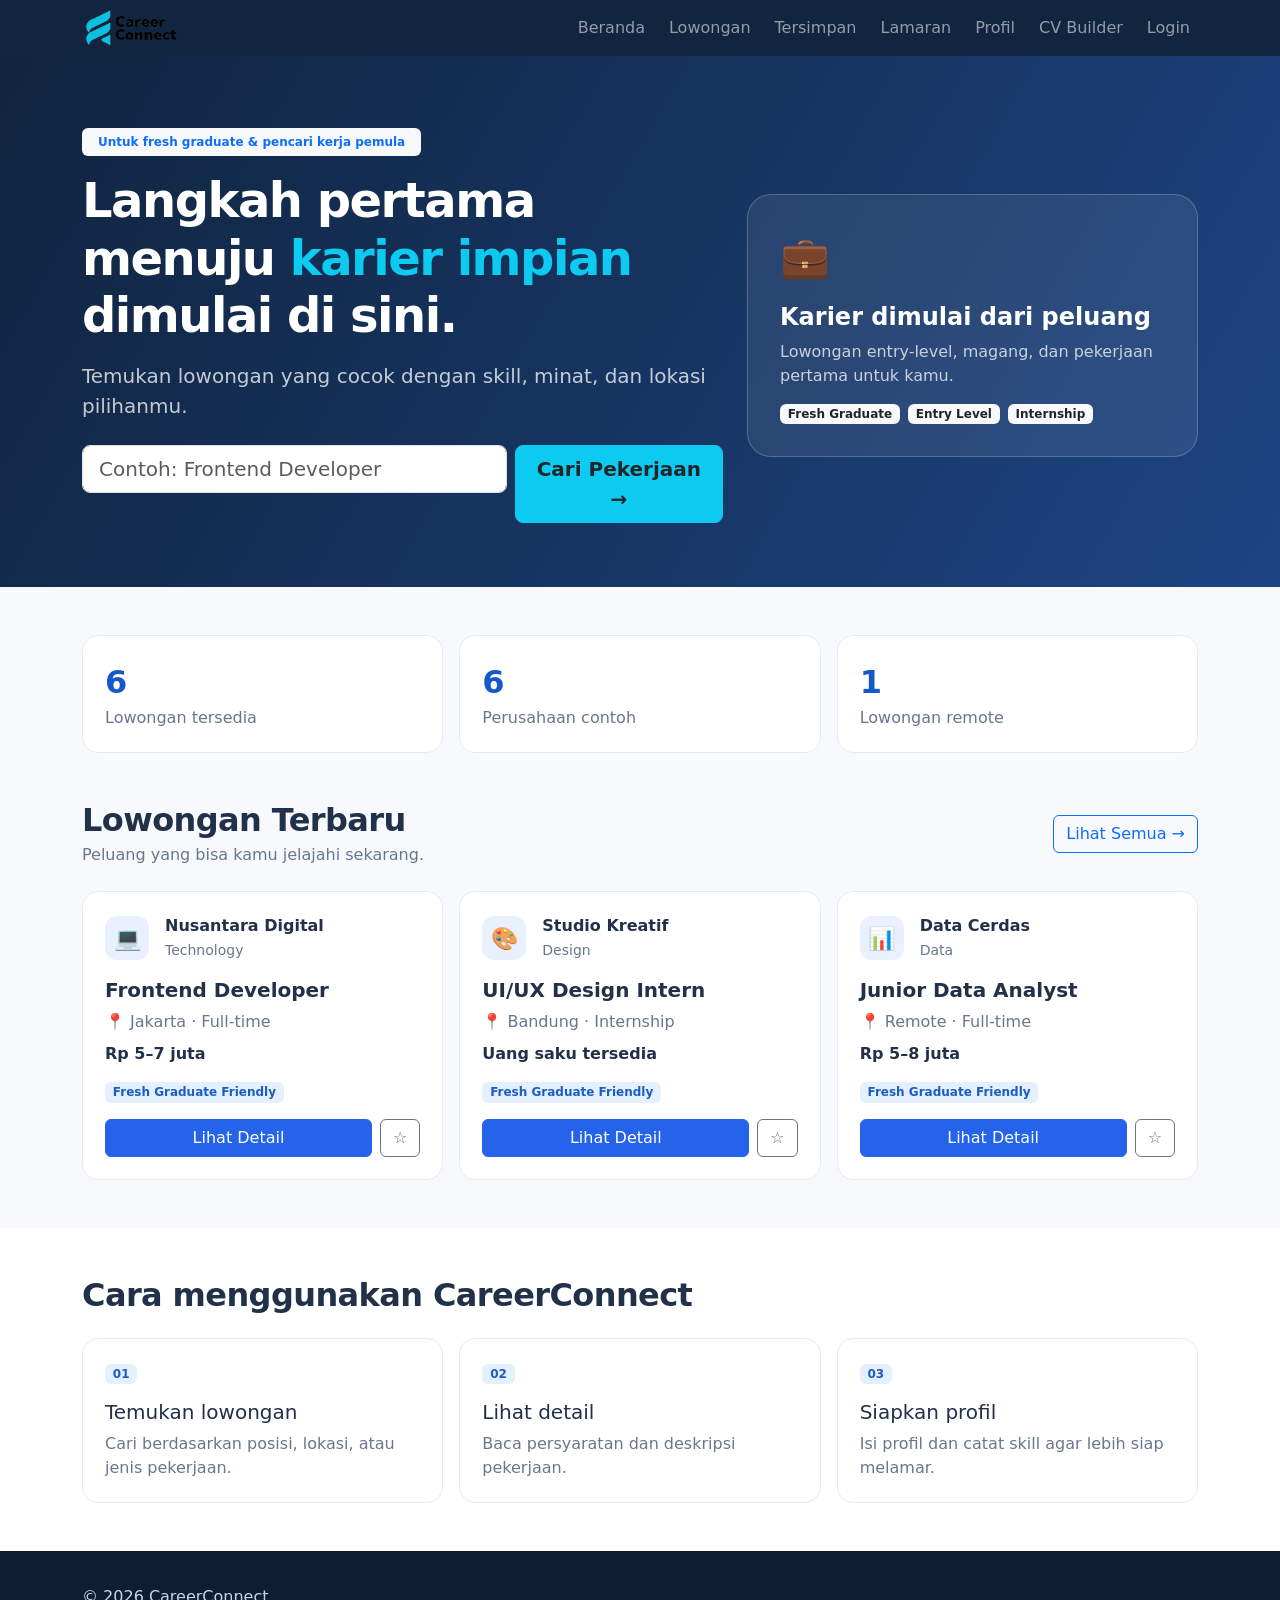
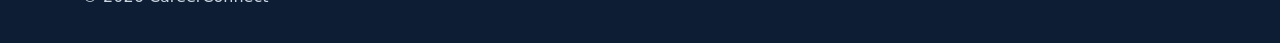
<file: index.html>
<!doctype html>
<html lang="id">
  <head>
    <meta charset="utf-8" />
    <meta name="viewport" content="width=device-width,initial-scale=1" />
    <title>CareerConnect — Temukan Karier Pertamamu</title>
    <meta
      name="description"
      content="CareerConnect membantu fresh graduate mencari pekerjaan sesuai keahlian dan minat."
    />
    <link
      href="https://cdn.jsdelivr.net/npm/bootstrap@5.3.3/dist/css/bootstrap.min.css"
      rel="stylesheet"
    />
    <link href="style.css" rel="stylesheet" />
  </head>
  <body data-page="home">
    <nav class="navbar navbar-expand-lg navbar-dark bg-navy sticky-top">
      <div class="container">
        <a href="index.html" class="logo">
          <img src="assets/images/logo.png" alt="CareerConnect" /> </a
        ><button
          class="navbar-toggler"
          type="button"
          data-bs-toggle="collapse"
          data-bs-target="#mainNav"
          aria-label="Buka menu"
        >
          <span class="navbar-toggler-icon"></span>
        </button>
        <div class="collapse navbar-collapse" id="mainNav">
          <ul class="navbar-nav ms-auto gap-lg-2">
            <li class="nav-item">
              <a class="nav-link" href="index.html">Beranda</a>
            </li>
            <li class="nav-item">
              <a class="nav-link" href="jobs.html">Lowongan</a>
            </li>
            <li class="nav-item">
              <a class="nav-link" href="saved-jobs.html">Tersimpan</a>
            </li>
            <li class="nav-item">
              <a class="nav-link" href="applications.html">Lamaran</a>
            </li>
            <li class="nav-item">
              <a class="nav-link" href="profile.html">Profil</a>
            </li>
            <li class="nav-item">
              <a class="nav-link" href="cv-builder.html">CV Builder</a>
            </li>
            <li class="nav-item">
              <a class="nav-link" href="login.html">Login</a>
            </li>
          </ul>
        </div>
      </div>
    </nav>
    <header class="hero">
      <div class="container">
        <div class="row align-items-center g-4">
          <div class="col-lg-7">
            <span class="badge bg-light text-primary mb-3 px-3 py-2"
              >Untuk fresh graduate & pencari kerja pemula</span
            >
            <h1 class="display-5 mb-3">
              Langkah pertama menuju
              <span class="text-info">karier impian</span> dimulai di sini.
            </h1>
            <p class="lead opacity-75 mb-4">
              Temukan lowongan yang cocok dengan skill, minat, dan lokasi
              pilihanmu.
            </p>
            <form id="heroSearch" class="row g-2">
              <div class="col-sm-8">
                <label class="visually-hidden" for="homeQuery"
                  >Cari pekerjaan</label
                ><input
                  class="form-control form-control-lg"
                  id="homeQuery"
                  placeholder="Contoh: Frontend Developer"
                  required
                />
              </div>
              <div class="col-sm-4 d-grid">
                <button
                  class="btn btn-info btn-lg text-dark fw-semibold"
                  type="submit"
                >
                  Cari Pekerjaan →
                </button>
              </div>
            </form>
          </div>
          <div class="col-lg-5">
            <div class="hero-blob">
              <div class="fs-1 mb-3" aria-hidden="true">💼</div>
              <h2 class="h4 fw-bold">Karier dimulai dari peluang</h2>
              <p class="mb-3 opacity-75">
                Lowongan entry-level, magang, dan pekerjaan pertama untuk kamu.
              </p>
              <div class="d-flex gap-2 flex-wrap">
                <span class="badge bg-light text-dark">Fresh Graduate</span
                ><span class="badge bg-light text-dark">Entry Level</span
                ><span class="badge bg-light text-dark">Internship</span>
              </div>
            </div>
          </div>
        </div>
      </div>
    </header>
    <main>
      <section class="container py-5">
        <div class="row g-3 mb-5">
          <div class="col-sm-4">
            <div class="stat-card">
              <div class="stat-number" id="statJobs">0</div>
              <div class="text-muted-custom">Lowongan tersedia</div>
            </div>
          </div>
          <div class="col-sm-4">
            <div class="stat-card">
              <div class="stat-number" id="statCompanies">0</div>
              <div class="text-muted-custom">Perusahaan contoh</div>
            </div>
          </div>
          <div class="col-sm-4">
            <div class="stat-card">
              <div class="stat-number" id="statRemote">0</div>
              <div class="text-muted-custom">Lowongan remote</div>
            </div>
          </div>
        </div>
        <div
          class="d-flex justify-content-between align-items-center flex-wrap gap-2 mb-4"
        >
          <div>
            <h2 class="section-title mb-1">Lowongan Terbaru</h2>
            <p class="text-muted-custom mb-0">
              Peluang yang bisa kamu jelajahi sekarang.
            </p>
          </div>
          <a href="jobs.html" class="btn btn-outline-primary">Lihat Semua →</a>
        </div>
        <div id="featuredJobs" class="row g-3" aria-live="polite"></div>
      </section>
      <section class="bg-white py-5">
        <div class="container">
          <h2 class="section-title mb-4">Cara menggunakan CareerConnect</h2>
          <div class="row g-3">
            <div class="col-md-4">
              <div class="stat-card h-100">
                <span class="badge badge-soft mb-3">01</span>
                <h3 class="h5">Temukan lowongan</h3>
                <p class="mb-0 text-muted-custom">
                  Cari berdasarkan posisi, lokasi, atau jenis pekerjaan.
                </p>
              </div>
            </div>
            <div class="col-md-4">
              <div class="stat-card h-100">
                <span class="badge badge-soft mb-3">02</span>
                <h3 class="h5">Lihat detail</h3>
                <p class="mb-0 text-muted-custom">
                  Baca persyaratan dan deskripsi pekerjaan.
                </p>
              </div>
            </div>
            <div class="col-md-4">
              <div class="stat-card h-100">
                <span class="badge badge-soft mb-3">03</span>
                <h3 class="h5">Siapkan profil</h3>
                <p class="mb-0 text-muted-custom">
                  Isi profil dan catat skill agar lebih siap melamar.
                </p>
              </div>
            </div>
          </div>
        </div>
      </section>
    </main>
    <footer class="footer">
      <div class="container d-flex justify-content-between flex-wrap gap-2">
        <span>© 2026 CareerConnect</span>
      </div>
    </footer>
    <div id="toastNotice" class="alert alert-success" role="status"></div>
    <script src="https://code.jquery.com/jquery-3.7.1.min.js"></script>
    <script src="https://cdn.jsdelivr.net/npm/bootstrap@5.3.3/dist/js/bootstrap.bundle.min.js"></script>
    <script src="script.js"></script>
  </body>
</html>
</file>
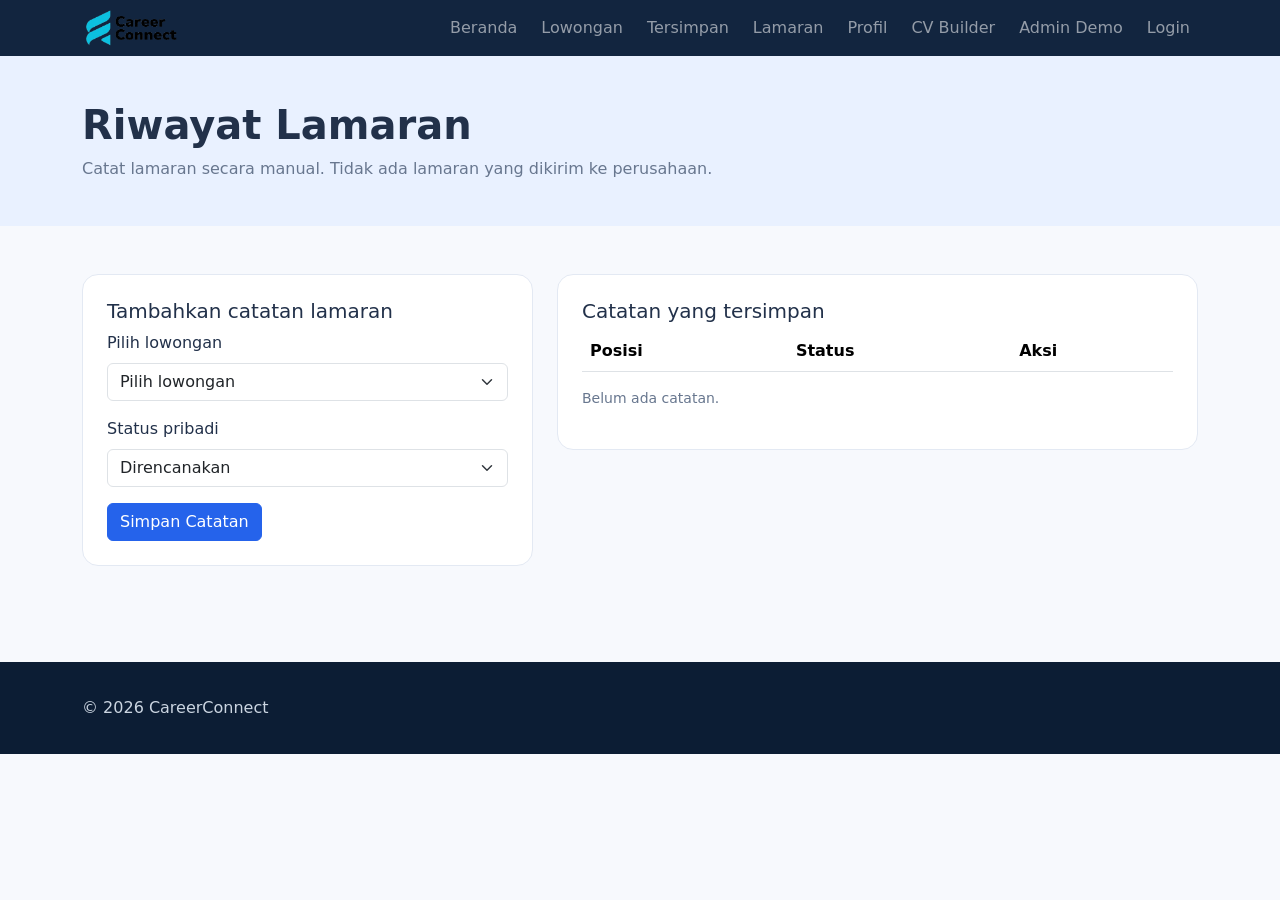
<file: applications.html>
<!doctype html>
<html lang="id">
  <head>
    <meta charset="utf-8" />
    <meta name="viewport" content="width=device-width,initial-scale=1" />
    <title>Lamaran Saya — CareerConnect</title>
    <link
      href="https://cdn.jsdelivr.net/npm/bootstrap@5.3.3/dist/css/bootstrap.min.css"
      rel="stylesheet"
    />
    <link href="style.css" rel="stylesheet" />
  </head>
  <body data-page="applications">
    <nav class="navbar navbar-expand-lg navbar-dark bg-navy sticky-top">
      <div class="container">
        <a href="index.html" class="logo">
          <img src="assets/images/logo.png" alt="CareerConnect" /> </a
        ><button
          class="navbar-toggler"
          type="button"
          data-bs-toggle="collapse"
          data-bs-target="#mainNav"
          aria-label="Buka menu"
        >
          <span class="navbar-toggler-icon"></span>
        </button>
        <div class="collapse navbar-collapse" id="mainNav">
          <ul class="navbar-nav ms-auto gap-lg-2">
            <li class="nav-item">
              <a class="nav-link" href="index.html">Beranda</a>
            </li>
            <li class="nav-item">
              <a class="nav-link" href="jobs.html">Lowongan</a>
            </li>
            <li class="nav-item">
              <a class="nav-link" href="saved-jobs.html">Tersimpan</a>
            </li>
            <li class="nav-item">
              <a class="nav-link" href="applications.html">Lamaran</a>
            </li>
            <li class="nav-item">
              <a class="nav-link" href="profile.html">Profil</a>
            </li>
            <li class="nav-item">
              <a class="nav-link" href="cv-builder.html">CV Builder</a>
            </li>
            <li class="nav-item">
              <a class="nav-link" href="admin.html">Admin Demo</a>
            </li>
            <li class="nav-item">
              <a class="nav-link" href="login.html">Login</a>
            </li>
          </ul>
        </div>
      </div>
    </nav>
    <header class="page-head">
      <div class="container">
        <h1 class="fw-bold">Riwayat Lamaran</h1>
        <p class="text-muted-custom mb-0">
          Catat lamaran secara manual. Tidak ada lamaran yang dikirim ke
          perusahaan.
        </p>
      </div>
    </header>
    <main class="container py-5">
      <div class="row g-4">
        <div class="col-lg-5">
          <section class="card-panel">
            <h2 class="h5">Tambahkan catatan lamaran</h2>
            <form id="applicationForm">
              <label class="form-label" for="applicationJob"
                >Pilih lowongan</label
              ><select
                class="form-select mb-3"
                id="applicationJob"
                required
              ></select
              ><label class="form-label" for="applicationStatus"
                >Status pribadi</label
              ><select class="form-select mb-3" id="applicationStatus">
                <option>Direncanakan</option>
                <option>Sudah melamar (manual)</option>
                <option>Interview (manual)</option>
                <option>Selesai</option></select
              ><button class="btn btn-primary">Simpan Catatan</button>
            </form>
          </section>
        </div>
        <div class="col-lg-7">
          <section class="card-panel">
            <h2 class="h5">Catatan yang tersimpan</h2>
            <div class="table-responsive">
              <table class="table align-middle">
                <thead>
                  <tr>
                    <th>Posisi</th>
                    <th>Status</th>
                    <th>Aksi</th>
                  </tr>
                </thead>
                <tbody id="applicationRows"></tbody>
              </table>
            </div>
            <p id="applicationEmpty" class="text-muted-custom small">
              Belum ada catatan.
            </p>
          </section>
        </div>
      </div>
    </main>
    <footer class="footer mt-5">
      <div class="container d-flex justify-content-between flex-wrap gap-2">
        <span>© 2026 CareerConnect
      </div>
    </footer>
    <div id="toastNotice" class="alert alert-success" role="status"></div>
    <script src="https://code.jquery.com/jquery-3.7.1.min.js"></script>
    <script src="https://cdn.jsdelivr.net/npm/bootstrap@5.3.3/dist/js/bootstrap.bundle.min.js"></script>
    <script src="script.js"></script>
  </body>
</html>
</file>
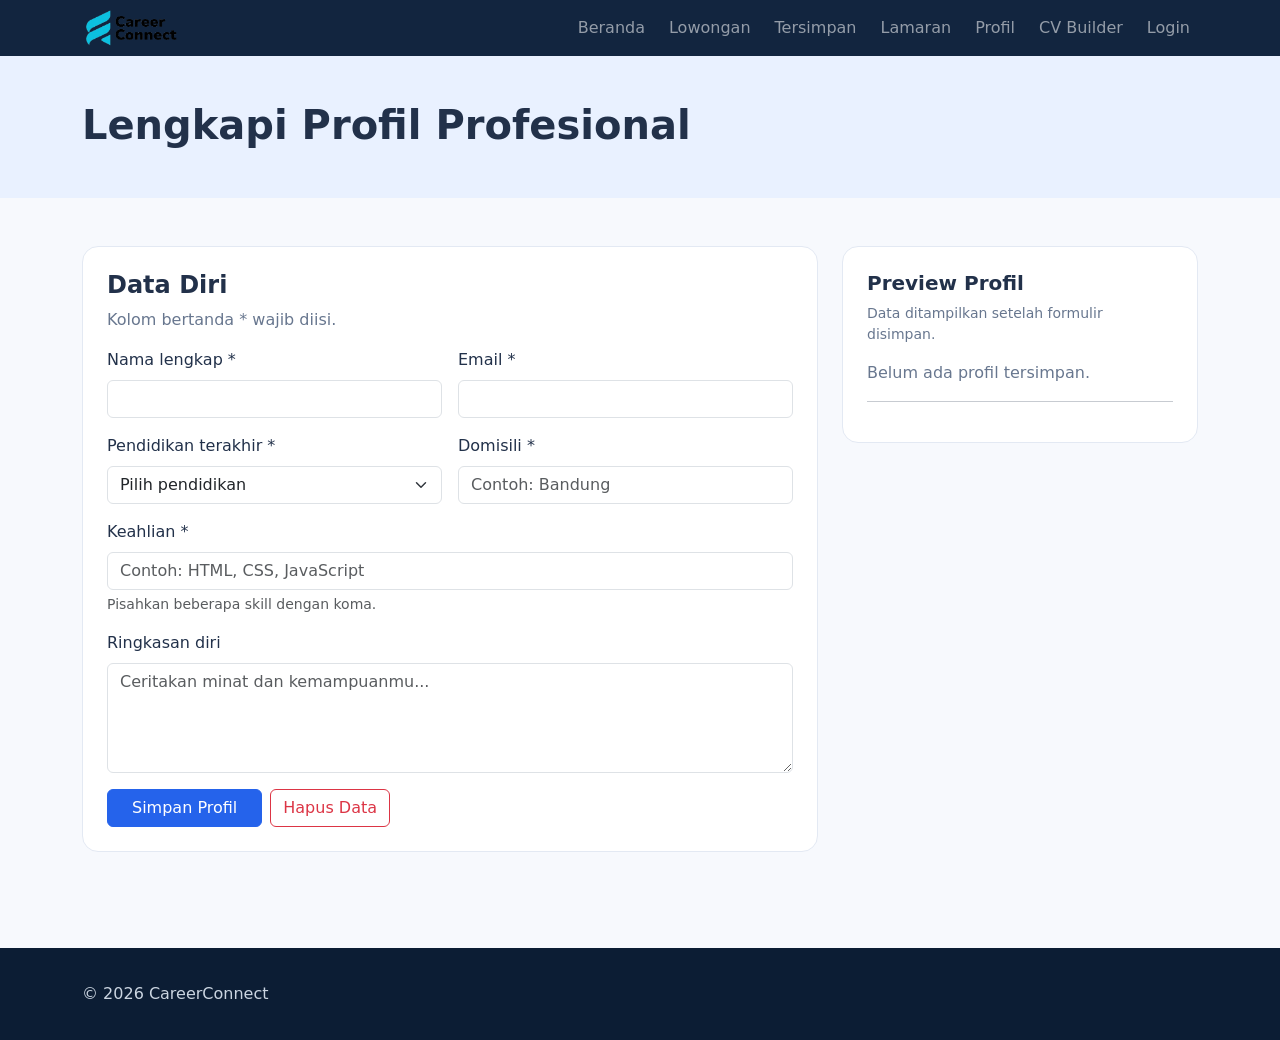
<file: form.html>
<!doctype html>
<html lang="id">
  <head>
    <meta charset="utf-8" />
    <meta name="viewport" content="width=device-width,initial-scale=1" />
    <title>Profil Saya — CareerConnect</title>
    <link
      href="https://cdn.jsdelivr.net/npm/bootstrap@5.3.3/dist/css/bootstrap.min.css"
      rel="stylesheet"
    />
    <link href="style.css" rel="stylesheet" />
  </head>
  <body data-page="profile">
    <nav class="navbar navbar-expand-lg navbar-dark bg-navy sticky-top">
      <div class="container">
        <a href="index.html" class="logo">
          <img src="assets/images/logo.png" alt="CareerConnect" /> </a
        ><button
          class="navbar-toggler"
          type="button"
          data-bs-toggle="collapse"
          data-bs-target="#mainNav"
          aria-label="Buka menu"
        >
          <span class="navbar-toggler-icon"></span>
        </button>
        <div class="collapse navbar-collapse" id="mainNav">
          <ul class="navbar-nav ms-auto gap-lg-2">
            <li class="nav-item">
              <a class="nav-link" href="index.html">Beranda</a>
            </li>
            <li class="nav-item">
              <a class="nav-link" href="jobs.html">Lowongan</a>
            </li>
            <li class="nav-item">
              <a class="nav-link" href="saved-jobs.html">Tersimpan</a>
            </li>
            <li class="nav-item">
              <a class="nav-link" href="applications.html">Lamaran</a>
            </li>
            <li class="nav-item">
              <a class="nav-link" href="profile.html">Profil</a>
            </li>
            <li class="nav-item">
              <a class="nav-link" href="cv-builder.html">CV Builder</a>
            </li>
            <li class="nav-item">
              <a class="nav-link" href="login.html">Login</a>
            </li>
          </ul>
        </div>
      </div>
    </nav>
    <header class="page-head">
      <div class="container">
        <h1 class="fw-bold mb-1">Lengkapi Profil Profesional</h1>
      </div>
    </header>
    <main class="container py-5">
      <div class="row g-4">
        <div class="col-lg-8">
          <section class="card-panel">
            <h2 class="h4 fw-bold">Data Diri</h2>
            <p class="text-muted-custom">Kolom bertanda * wajib diisi.</p>
            <div
              id="formMessage"
              class="alert alert-danger d-none"
              role="alert"
            ></div>
            <form id="profileForm" novalidate>
              <div class="row g-3">
                <div class="col-md-6">
                  <label class="form-label" for="fullName">Nama lengkap *</label
                  ><input
                    id="fullName"
                    class="form-control"
                    maxlength="100"
                    required
                  />
                </div>
                <div class="col-md-6">
                  <label class="form-label" for="email">Email *</label
                  ><input
                    id="email"
                    type="email"
                    class="form-control"
                    maxlength="150"
                    required
                  />
                </div>
                <div class="col-md-6">
                  <label class="form-label" for="education"
                    >Pendidikan terakhir *</label
                  ><select id="education" class="form-select" required>
                    <option value="">Pilih pendidikan</option>
                    <option>SMA/SMK</option>
                    <option>D3</option>
                    <option>D4/S1</option>
                    <option>S2</option>
                  </select>
                </div>
                <div class="col-md-6">
                  <label class="form-label" for="city">Domisili *</label
                  ><input
                    id="city"
                    class="form-control"
                    maxlength="80"
                    placeholder="Contoh: Bandung"
                    required
                  />
                </div>
                <div class="col-12">
                  <label class="form-label" for="skills">Keahlian *</label
                  ><input
                    id="skills"
                    class="form-control"
                    maxlength="250"
                    placeholder="Contoh: HTML, CSS, JavaScript"
                    required
                  />
                  <div class="form-text">
                    Pisahkan beberapa skill dengan koma.
                  </div>
                </div>
                <div class="col-12">
                  <label class="form-label" for="summary">Ringkasan diri</label
                  ><textarea
                    id="summary"
                    class="form-control"
                    rows="4"
                    maxlength="800"
                    placeholder="Ceritakan minat dan kemampuanmu..."
                  ></textarea>
                </div>
                <div class="col-12 d-flex flex-wrap gap-2">
                  <button class="btn btn-primary px-4" type="submit">
                    Simpan Profil</button
                  ><button
                    id="clearProfile"
                    type="button"
                    class="btn btn-outline-danger"
                  >
                    Hapus Data
                  </button>
                </div>
              </div>
            </form>
          </section>
        </div>
        <div class="col-lg-4">
          <aside class="card-panel">
            <h2 class="h5 fw-bold">Preview Profil</h2>
            <p class="text-muted-custom small">
              Data ditampilkan setelah formulir disimpan.
            </p>
            <div id="profilePreview" aria-live="polite">
              <p class="text-muted-custom mb-0">Belum ada profil tersimpan.</p>
            </div>
            <hr />
          </aside>
        </div>
      </div>
    </main>
    <footer class="footer mt-5">
      <div class="container">© 2026 CareerConnect</div>
    </footer>
    <div id="toastNotice" class="alert alert-success" role="status"></div>
    <script src="https://code.jquery.com/jquery-3.7.1.min.js"></script>
    <script src="https://cdn.jsdelivr.net/npm/bootstrap@5.3.3/dist/js/bootstrap.bundle.min.js"></script>
    <script src="script.js"></script>
  </body>
</html>
</file>
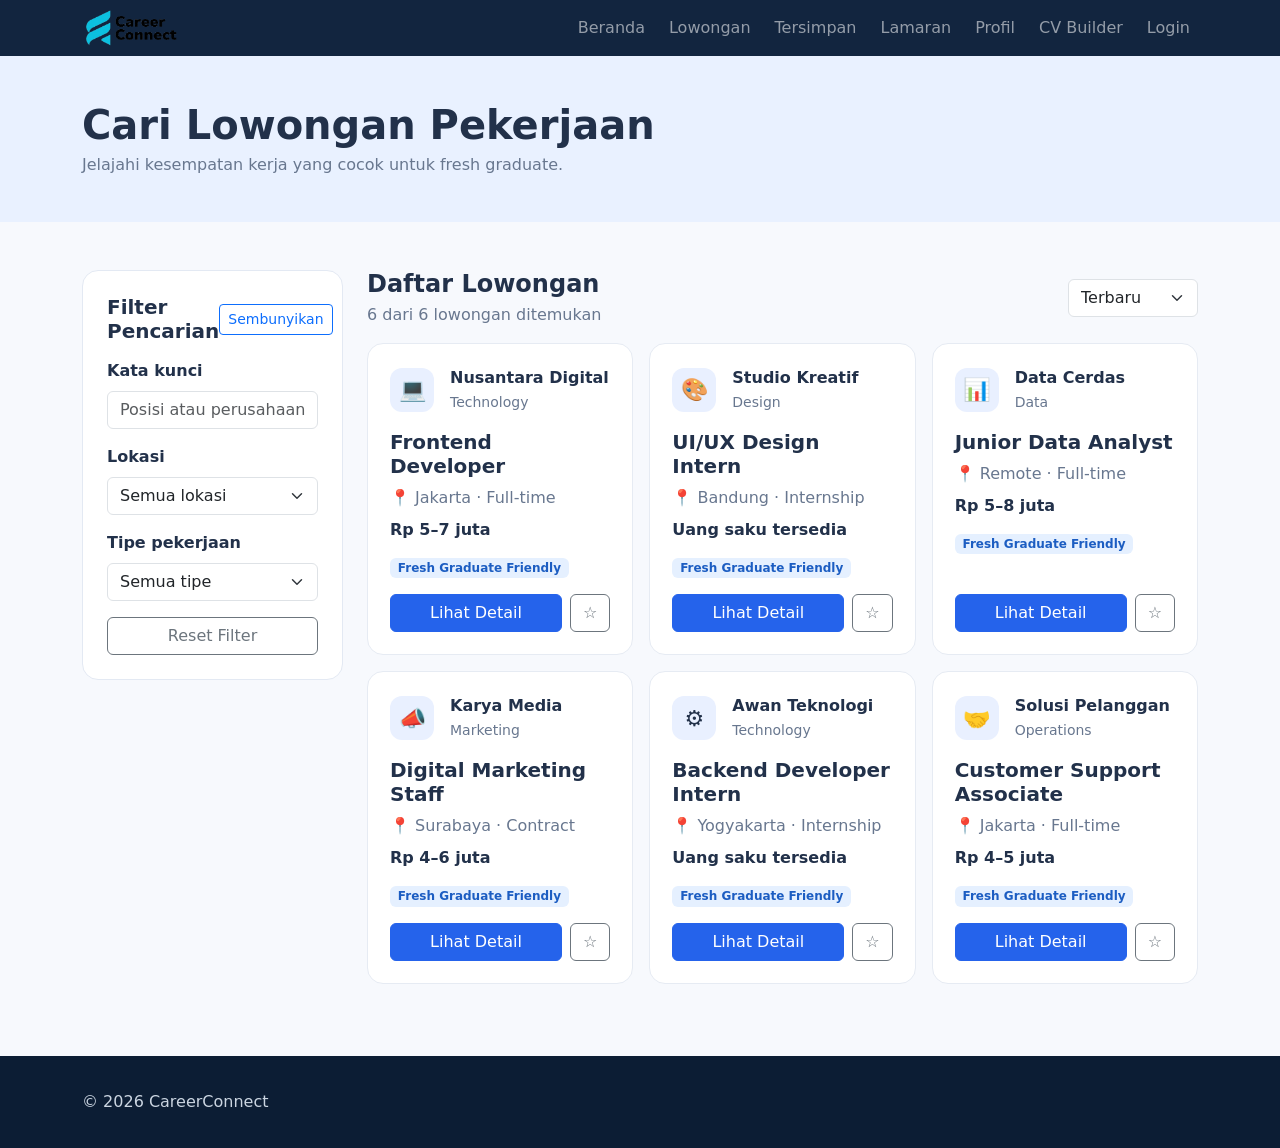
<file: jobs.html>
<!doctype html>
<html lang="id">
  <head>
    <meta charset="utf-8" />
    <meta name="viewport" content="width=device-width,initial-scale=1" />
    <title>Cari Lowongan — CareerConnect</title>
    <link
      href="https://cdn.jsdelivr.net/npm/bootstrap@5.3.3/dist/css/bootstrap.min.css"
      rel="stylesheet"
    />
    <link href="style.css" rel="stylesheet" />
  </head>
  <body data-page="jobs">
    <nav class="navbar navbar-expand-lg navbar-dark bg-navy sticky-top">
      <div class="container">
        <a href="index.html" class="logo">
          <img src="assets/images/logo.png" alt="CareerConnect" /> </a
        ><button
          class="navbar-toggler"
          type="button"
          data-bs-toggle="collapse"
          data-bs-target="#mainNav"
          aria-label="Buka menu"
        >
          <span class="navbar-toggler-icon"></span>
        </button>
        <div class="collapse navbar-collapse" id="mainNav">
          <ul class="navbar-nav ms-auto gap-lg-2">
            <li class="nav-item">
              <a class="nav-link" href="index.html">Beranda</a>
            </li>
            <li class="nav-item">
              <a class="nav-link" href="jobs.html">Lowongan</a>
            </li>
            <li class="nav-item">
              <a class="nav-link" href="saved-jobs.html">Tersimpan</a>
            </li>
            <li class="nav-item">
              <a class="nav-link" href="applications.html">Lamaran</a>
            </li>
            <li class="nav-item">
              <a class="nav-link" href="profile.html">Profil</a>
            </li>
            <li class="nav-item">
              <a class="nav-link" href="cv-builder.html">CV Builder</a>
            </li>
            <li class="nav-item">
              <a class="nav-link" href="login.html">Login</a>
            </li>
          </ul>
        </div>
      </div>
    </nav>
    <header class="page-head">
      <div class="container">
        <h1 class="fw-bold mb-1">Cari Lowongan Pekerjaan</h1>
        <p class="mb-0 text-muted-custom">
          Jelajahi kesempatan kerja yang cocok untuk fresh graduate.
        </p>
      </div>
    </header>
    <main class="container py-5">
      <div class="row g-4">
        <aside class="col-lg-3">
          <div class="card-panel">
            <div class="d-flex align-items-center justify-content-between">
              <h2 class="h5 fw-bold mb-0">Filter Pencarian</h2>
              <button
                type="button"
                class="btn btn-sm btn-outline-primary"
                id="toggleFilters"
                aria-controls="filterBox"
                aria-expanded="true"
              >
                Sembunyikan
              </button>
            </div>
            <div id="filterBox" class="mt-3">
              <label class="form-label fw-semibold" for="jobKeyword"
                >Kata kunci</label
              ><input
                id="jobKeyword"
                class="form-control mb-3"
                placeholder="Posisi atau perusahaan"
              /><label class="form-label fw-semibold" for="locationFilter"
                >Lokasi</label
              ><select id="locationFilter" class="form-select mb-3">
                <option value="">Semua lokasi</option>
                <option>Jakarta</option>
                <option>Bandung</option>
                <option>Surabaya</option>
                <option>Yogyakarta</option>
                <option>Remote</option></select
              ><label class="form-label fw-semibold" for="typeFilter"
                >Tipe pekerjaan</label
              ><select id="typeFilter" class="form-select mb-3">
                <option value="">Semua tipe</option>
                <option>Full-time</option>
                <option>Internship</option>
                <option>Contract</option></select
              ><button
                type="button"
                id="resetFilters"
                class="btn btn-outline-secondary w-100"
              >
                Reset Filter
              </button>
            </div>
          </div>
        </aside>
        <section class="col-lg-9">
          <div
            class="d-flex justify-content-between flex-wrap align-items-center gap-2 mb-3"
          >
            <div>
              <h2 class="h4 fw-bold mb-1">Daftar Lowongan</h2>
              <p
                id="resultCount"
                class="text-muted-custom mb-0"
                aria-live="polite"
              >
                Memuat data...
              </p>
            </div>
            <div>
              <label class="visually-hidden" for="sortJobs"
                >Urutkan lowongan</label
              ><select id="sortJobs" class="form-select">
                <option value="newest">Terbaru</option>
                <option value="az">Posisi A–Z</option>
              </select>
            </div>
          </div>
          <div class="row g-3" id="jobList" aria-live="polite"></div>
          <div id="emptyJobs" class="empty-state mt-3 d-none">
            <h3 class="h5">Tidak ditemukan lowongan</h3>
            <p class="text-muted-custom mb-0">
              Coba ganti kata kunci atau reset filter.
            </p>
          </div>
        </section>
      </div>
    </main>
    <footer class="footer mt-4">
      <div class="container">© 2026 CareerConnect</div>
    </footer>
    <div id="toastNotice" class="alert alert-success" role="status"></div>
    <script src="https://code.jquery.com/jquery-3.7.1.min.js"></script>
    <script src="https://cdn.jsdelivr.net/npm/bootstrap@5.3.3/dist/js/bootstrap.bundle.min.js"></script>
    <script src="script.js"></script>
  </body>
</html>
</file>
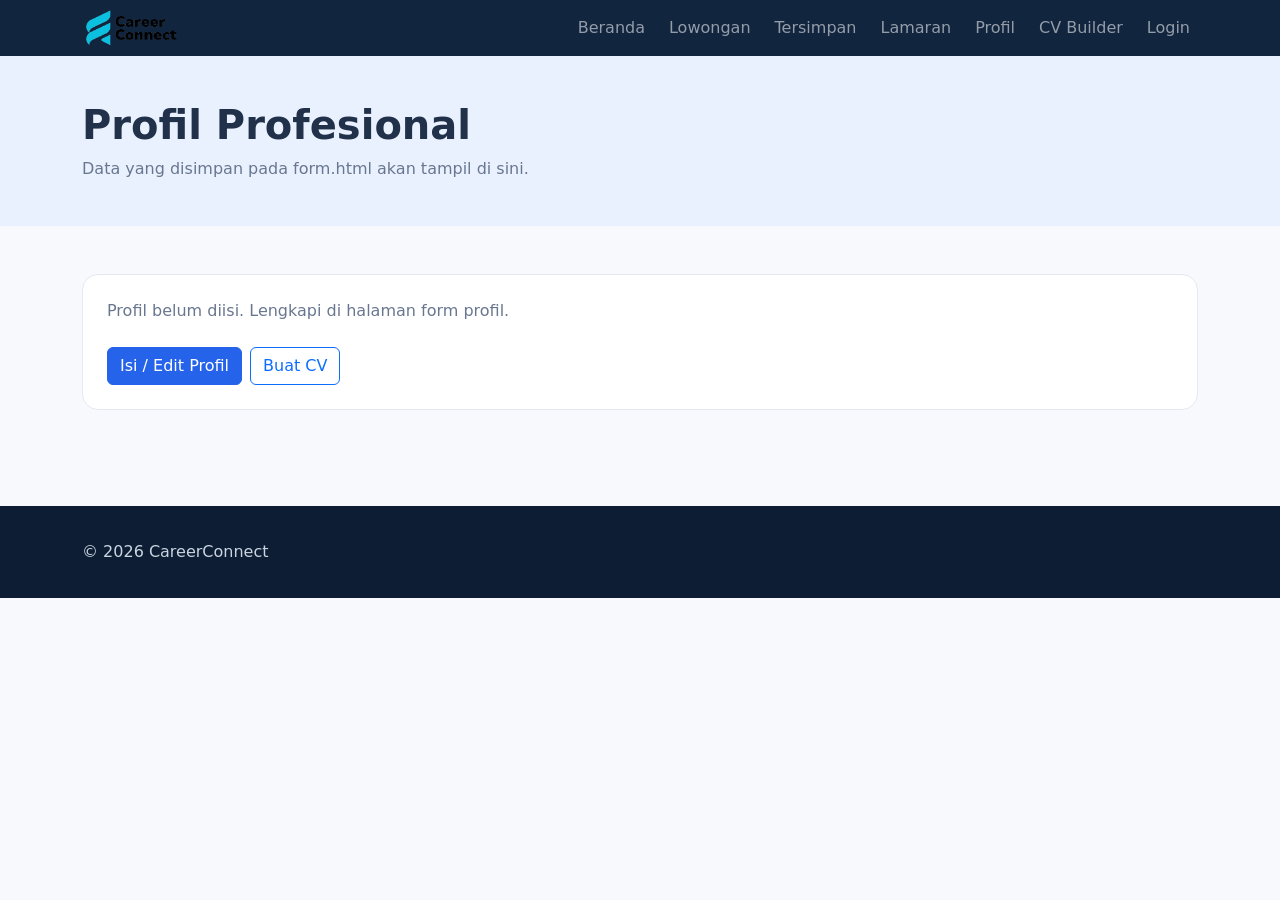
<file: profile.html>
<!doctype html>
<html lang="id">
  <head>
    <meta charset="utf-8" />
    <meta name="viewport" content="width=device-width,initial-scale=1" />
    <title>Profil Saya — CareerConnect</title>
    <link
      href="https://cdn.jsdelivr.net/npm/bootstrap@5.3.3/dist/css/bootstrap.min.css"
      rel="stylesheet"
    />
    <link href="style.css" rel="stylesheet" />
  </head>
  <body data-page="profile-view">
    <nav class="navbar navbar-expand-lg navbar-dark bg-navy sticky-top">
      <div class="container">
        <a href="index.html" class="logo">
          <img src="assets/images/logo.png" alt="CareerConnect" /> </a
        ><button
          class="navbar-toggler"
          type="button"
          data-bs-toggle="collapse"
          data-bs-target="#mainNav"
          aria-label="Buka menu"
        >
          <span class="navbar-toggler-icon"></span>
        </button>
        <div class="collapse navbar-collapse" id="mainNav">
          <ul class="navbar-nav ms-auto gap-lg-2">
            <li class="nav-item">
              <a class="nav-link" href="index.html">Beranda</a>
            </li>
            <li class="nav-item">
              <a class="nav-link" href="jobs.html">Lowongan</a>
            </li>
            <li class="nav-item">
              <a class="nav-link" href="saved-jobs.html">Tersimpan</a>
            </li>
            <li class="nav-item">
              <a class="nav-link" href="applications.html">Lamaran</a>
            </li>
            <li class="nav-item">
              <a class="nav-link" href="profile.html">Profil</a>
            </li>
            <li class="nav-item">
              <a class="nav-link" href="cv-builder.html">CV Builder</a>
            </li>
            <li class="nav-item">
              <a class="nav-link" href="login.html">Login</a>
            </li>
          </ul>
        </div>
      </div>
    </nav>
    <header class="page-head">
      <div class="container">
        <h1 class="fw-bold">Profil Profesional</h1>
        <p class="text-muted-custom mb-0">
          Data yang disimpan pada form.html akan tampil di sini.
        </p>
      </div>
    </header>
    <main class="container py-5">
      <section class="card-panel">
        <div id="fullProfile" aria-live="polite"></div>
        <div class="d-flex flex-wrap gap-2 mt-4">
          <a class="btn btn-primary" href="form.html">Isi / Edit Profil</a
          ><a class="btn btn-outline-primary" href="cv-builder.html">Buat CV</a>
        </div>
      </section>
    </main>
    <footer class="footer mt-5">
      <div class="container d-flex justify-content-between flex-wrap gap-2">
        <span>© 2026 CareerConnect
      </div>
    </footer>
    <div id="toastNotice" class="alert alert-success" role="status"></div>
    <script src="https://code.jquery.com/jquery-3.7.1.min.js"></script>
    <script src="https://cdn.jsdelivr.net/npm/bootstrap@5.3.3/dist/js/bootstrap.bundle.min.js"></script>
    <script src="script.js"></script>
  </body>
</html>
</file>
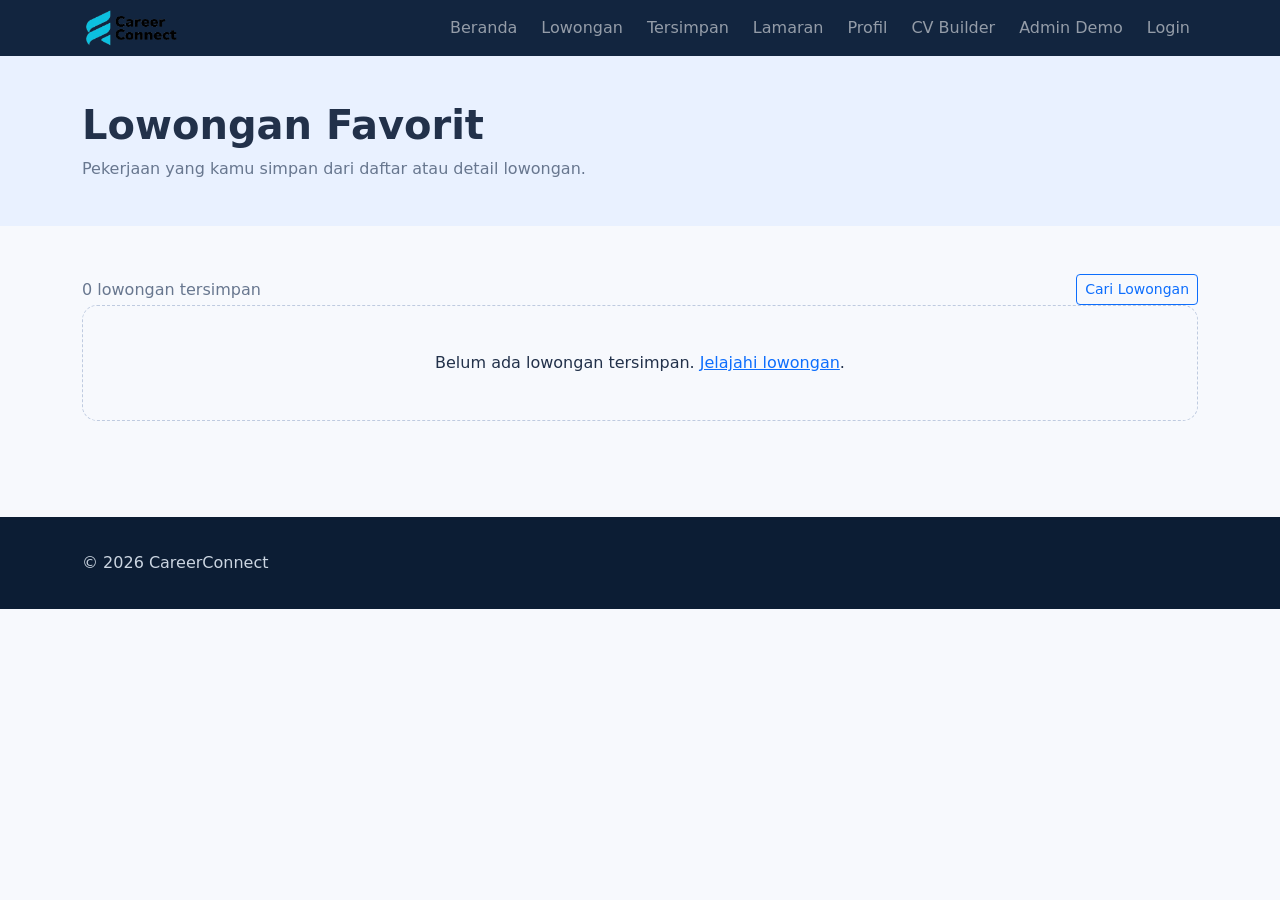
<file: saved-jobs.html>
<!doctype html>
<html lang="id">
  <head>
    <meta charset="utf-8" />
    <meta name="viewport" content="width=device-width,initial-scale=1" />
    <title>Lowongan Tersimpan — CareerConnect</title>
    <link
      href="https://cdn.jsdelivr.net/npm/bootstrap@5.3.3/dist/css/bootstrap.min.css"
      rel="stylesheet"
    />
    <link href="style.css" rel="stylesheet" />
  </head>
  <body data-page="saved">
    <nav class="navbar navbar-expand-lg navbar-dark bg-navy sticky-top">
      <div class="container">
        <a href="index.html" class="logo">
          <img src="assets/images/logo.png" alt="CareerConnect" /> </a
        ><button
          class="navbar-toggler"
          type="button"
          data-bs-toggle="collapse"
          data-bs-target="#mainNav"
          aria-label="Buka menu"
        >
          <span class="navbar-toggler-icon"></span>
        </button>
        <div class="collapse navbar-collapse" id="mainNav">
          <ul class="navbar-nav ms-auto gap-lg-2">
            <li class="nav-item">
              <a class="nav-link" href="index.html">Beranda</a>
            </li>
            <li class="nav-item">
              <a class="nav-link" href="jobs.html">Lowongan</a>
            </li>
            <li class="nav-item">
              <a class="nav-link" href="saved-jobs.html">Tersimpan</a>
            </li>
            <li class="nav-item">
              <a class="nav-link" href="applications.html">Lamaran</a>
            </li>
            <li class="nav-item">
              <a class="nav-link" href="profile.html">Profil</a>
            </li>
            <li class="nav-item">
              <a class="nav-link" href="cv-builder.html">CV Builder</a>
            </li>
            <li class="nav-item">
              <a class="nav-link" href="admin.html">Admin Demo</a>
            </li>
            <li class="nav-item">
              <a class="nav-link" href="login.html">Login</a>
            </li>
          </ul>
        </div>
      </div>
    </nav>
    <header class="page-head">
      <div class="container">
        <h1 class="fw-bold">Lowongan Favorit</h1>
        <p class="text-muted-custom mb-0">
          Pekerjaan yang kamu simpan dari daftar atau detail lowongan.
        </p>
      </div>
    </header>
    <main class="container py-5">
      <div class="d-flex justify-content-between align-items-center mb-3">
        <span id="savedCount" class="text-muted-custom"></span
        ><a href="jobs.html" class="btn btn-outline-primary btn-sm"
          >Cari Lowongan</a
        >
      </div>
      <div class="row g-3" id="savedList"></div>
      <div id="savedEmpty" class="empty-state d-none">
        Belum ada lowongan tersimpan. <a href="jobs.html">Jelajahi lowongan</a>.
      </div>
    </main>
    <footer class="footer mt-5">
      <div class="container d-flex justify-content-between flex-wrap gap-2">
        <span>© 2026 CareerConnect
      </div>
    </footer>
    <div id="toastNotice" class="alert alert-success" role="status"></div>
    <script src="https://code.jquery.com/jquery-3.7.1.min.js"></script>
    <script src="https://cdn.jsdelivr.net/npm/bootstrap@5.3.3/dist/js/bootstrap.bundle.min.js"></script>
    <script src="script.js"></script>
  </body>
</html>
</file>
<file: style.css>
:root {
  --navy: #12253f;
  --blue: #2563eb;
  --light: #f5f8ff;
  --ink: #22314a;
}
* {
  box-sizing: border-box;
}
body {
  font-family:
    system-ui,
    -apple-system,
    Segoe UI,
    sans-serif;
  background: #f7f9fd;
  color: var(--ink);
}
.navbar-brand {
  letter-spacing: -0.7px;
}
.bg-navy {
  background: var(--navy) !important;
}
.logo {
  display: flex;
  align-items: center;
}

.logo img {
  width: 100px;
  height: auto;
  display: block;
}
.hero {
  background: linear-gradient(120deg, #10243e, #1d4483);
  color: white;
  padding: 72px 0 64px;
}
.hero h1 {
  font-weight: 800;
  letter-spacing: -1.5px;
}
.hero-blob {
  background: rgba(255, 255, 255, 0.08);
  border: 1px solid rgba(255, 255, 255, 0.2);
  border-radius: 24px;
  padding: 32px;
}
.badge-soft {
  background: #e5f0ff;
  color: #1c5dc2;
}
.section-title {
  font-weight: 750;
  letter-spacing: -0.6px;
}
.job-card {
  background: white;
  border: 1px solid #e6ebf3;
  border-radius: 16px;
  padding: 22px;
  height: 100%;
  transition:
    transform 0.2s,
    box-shadow 0.2s;
}
.job-card:hover {
  transform: translateY(-3px);
  box-shadow: 0 12px 30px rgba(13, 40, 80, 0.08);
}
.company-mark {
  height: 44px;
  width: 44px;
  border-radius: 12px;
  background: #e9f0ff;
  display: grid;
  place-items: center;
  font-size: 22px;
}
.text-muted-custom {
  color: #68778f;
}
.stat-card {
  border: 1px solid #e6ebf3;
  border-radius: 16px;
  padding: 22px;
  background: #fff;
}
.stat-number {
  color: #1558cb;
  font-size: 2rem;
  font-weight: 800;
}
.card-panel {
  border: 1px solid #e3e9f3;
  border-radius: 16px;
  background: white;
  padding: 24px;
}
.btn-primary {
  background: #2563eb;
  border-color: #2563eb;
}
.btn-primary:hover {
  background: #174fc5;
  border-color: #174fc5;
}
.footer {
  background: #0c1d34;
  color: #cbd5e1;
  padding: 34px 0;
}
.footer a {
  color: #dbeafe;
}
.form-control:focus,
.form-select:focus {
  border-color: #6b9eff;
  box-shadow: 0 0 0 0.2rem rgba(37, 99, 235, 0.12);
}
.save-job.active {
  background: #fef3c7 !important;
  color: #a16207 !important;
  border-color: #fcd34d !important;
}
.page-head {
  background: #e9f1ff;
  padding: 45px 0;
}
.empty-state {
  border: 1px dashed #bfcbe0;
  border-radius: 15px;
  text-align: center;
  padding: 45px 20px;
}
.detail-hero {
  border-radius: 18px;
  background: white;
  border: 1px solid #e6ebf3;
  padding: 30px;
}
#toastNotice {
  display: none;
  position: fixed;
  bottom: 22px;
  right: 22px;
  z-index: 1080;
  max-width: 330px;
  box-shadow: 0 12px 35px #11263b25;
}
@media (max-width: 767px) {
  .hero {
    padding: 44px 0;
  }
  .hero h1 {
    font-size: 2.3rem;
  }
  .card-panel {
    padding: 18px;
  }
  .page-head {
    padding: 32px 0;
  }
  #toastNotice {
    right: 12px;
    left: 12px;
    max-width: none;
  }
}

.auth-panel {
  max-width: 520px;
}
.cv-sheet {
  min-height: 490px;
}
@media print {
  nav,
  .page-head,
  .footer,
  #toastNotice,
  .col-lg-4,
  #printCV {
    display: none !important;
  }
  body {
    background: #fff;
  }
  .col-lg-8 {
    width: 100% !important;
  }
  .cv-sheet {
    border: 0;
    box-shadow: none;
  }
}
</file>
